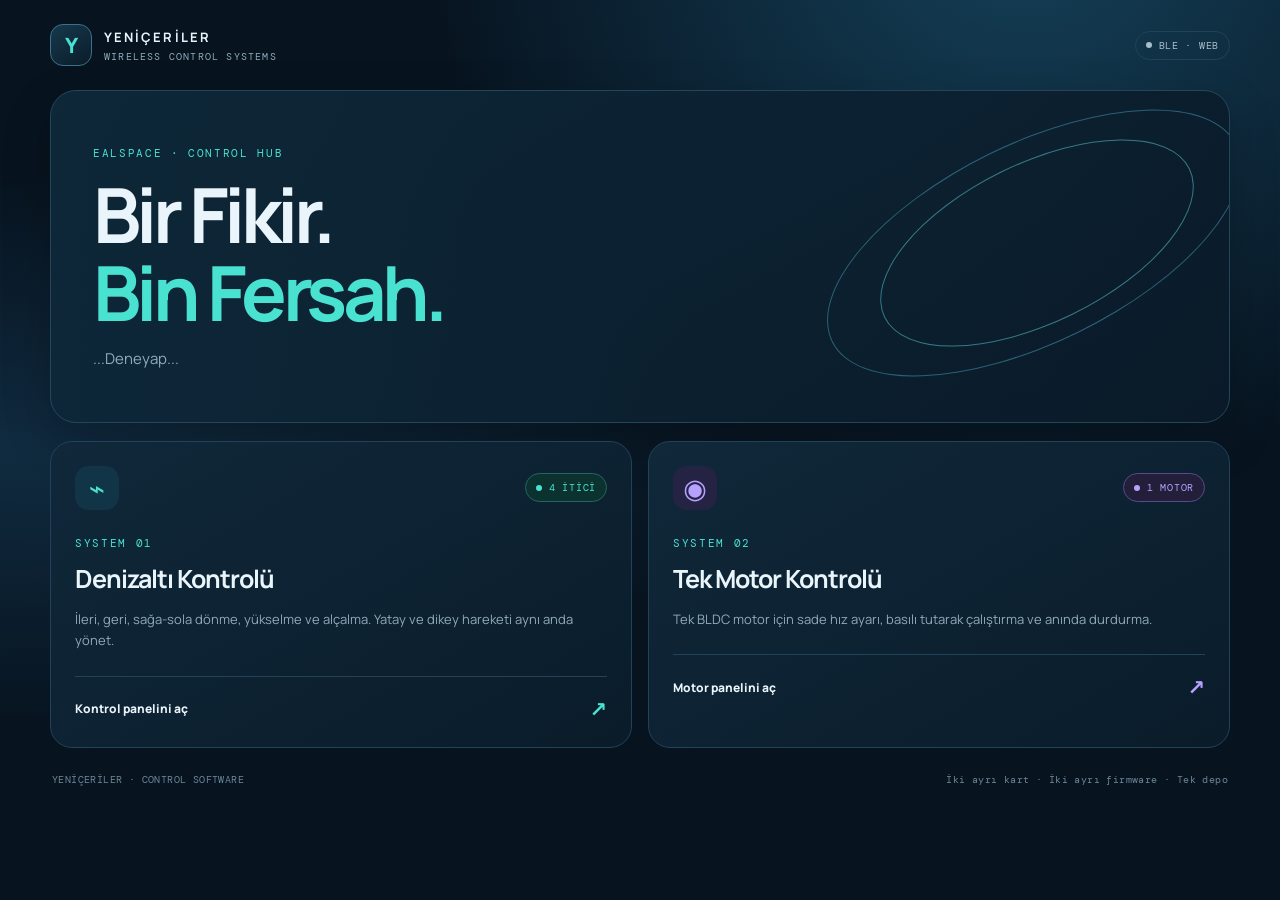
<file: index.html>
<!doctype html>
<html lang="tr">
<head>
  <meta charset="utf-8"><meta name="viewport" content="width=device-width,initial-scale=1">
  <meta name="theme-color" content="#07131f"><title>Yeniçeriler Kontrol Merkezi</title>
  <link rel="stylesheet" href="assets/style.css">
</head>
<body class="landing-body">
  <main class="landing shell">
    <div class="brand-line"><span class="brand-mark">Y</span><div><strong>YENİÇERİLER</strong><small>WIRELESS CONTROL SYSTEMS</small></div><span class="pill neutral">BLE · WEB</span></div>
    <section class="landing-hero">
      <p class="eyebrow">EALSPACE · CONTROL HUB</p>
      <h1>Bir Fikir.<br><span>Bin Fersah.</span></h1>
      <p class="muted hero-copy">...Deneyap...</p>
      <div class="hero-orbit orbit-one"></div><div class="hero-orbit orbit-two"></div>
    </section>
    <section class="system-grid">
      <a class="system-card sub-card" href="submarine/">
        <div class="card-top"><span class="icon-tile">⌁</span><span class="pill aqua">4 İTİCİ</span></div>
        <p class="eyebrow">SYSTEM 01</p><h2>Denizaltı Kontrolü</h2>
        <p class="muted">İleri, geri, sağa-sola dönme, yükselme ve alçalma. Yatay ve dikey hareketi aynı anda yönet.</p>
        <div class="card-footer"><span>Kontrol panelini aç</span><span class="arrow">↗</span></div>
      </a>
      <a class="system-card motor-card" href="single-motor/">
        <div class="card-top"><span class="icon-tile">◉</span><span class="pill violet">1 MOTOR</span></div>
        <p class="eyebrow">SYSTEM 02</p><h2>Tek Motor Kontrolü</h2>
        <p class="muted">Tek BLDC motor için sade hız ayarı, basılı tutarak çalıştırma ve anında durdurma.</p>
        <div class="card-footer"><span>Motor panelini aç</span><span class="arrow">↗</span></div>
      </a>
    </section>
    <footer class="landing-footer"><span>YENİÇERİLER · CONTROL SOFTWARE</span><span>İki ayrı kart · İki ayrı firmware · Tek depo</span></footer>
  </main>
</body>
</html>
</file>
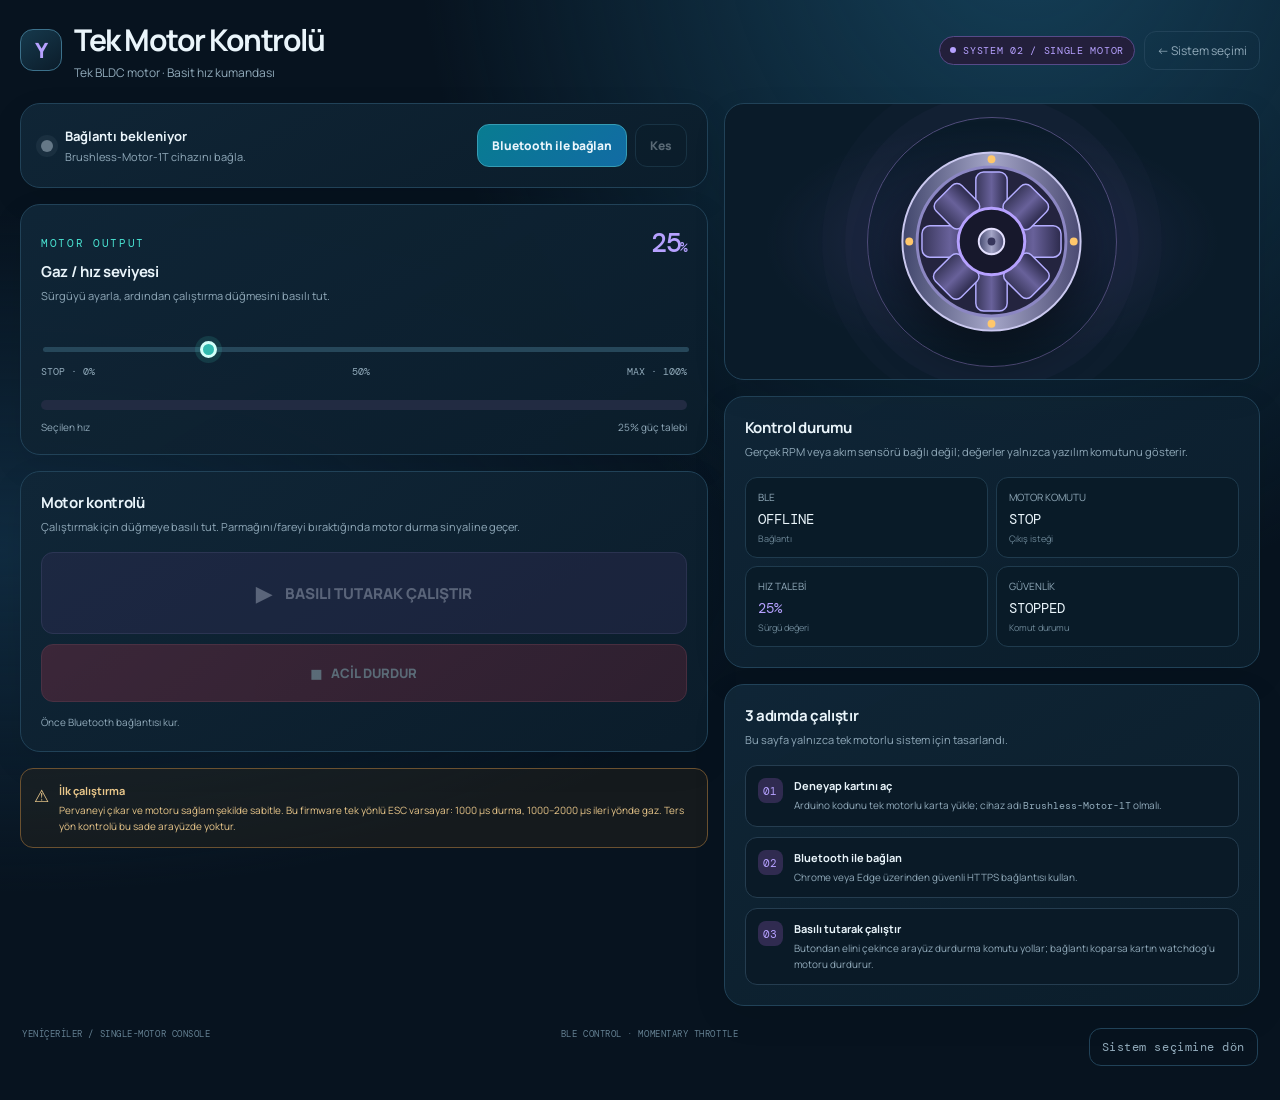
<file: single-motor/index.html>
<!doctype html>
<html lang="tr">
<head><meta charset="utf-8"><meta name="viewport" content="width=device-width,initial-scale=1"><meta name="theme-color" content="#07131f"><title>Yeniçeriler | Tek Motor Kontrolü</title><link rel="stylesheet" href="../assets/style.css"></head>
<body>
<div class="app-shell">
  <header class="app-header">
    <div class="header-title"><span class="brand-mark" style="color:var(--violet)">Y</span><div><h1>Tek Motor Kontrolü</h1><p>Tek BLDC motor · Basit hız kumandası</p></div></div>
    <div class="header-actions"><span class="pill violet">SYSTEM 02 / SINGLE MOTOR</span><a class="text-link" href="../">← Sistem seçimi</a></div>
  </header>
  <main class="motor-console">
    <div class="stack">
      <section class="panel status-panel">
        <div class="status-main"><span id="statusOrb" class="status-orb"></span><div class="status-copy"><strong id="statusTitle">Bağlantı bekleniyor</strong><span id="statusText">Brushless-Motor-1T cihazını bağla.</span></div></div>
        <div class="connect-actions"><button id="connectButton" class="btn btn-primary">Bluetooth ile bağlan</button><button id="disconnectButton" class="btn btn-ghost" disabled>Kes</button></div>
      </section>
      <section class="panel">
        <div class="control-section"><div><p class="eyebrow">MOTOR OUTPUT</p><h2>Gaz / hız seviyesi</h2><p class="panel-sub">Sürgüyü ayarla, ardından çalıştırma düğmesini basılı tut.</p></div><div id="speedValue" class="speed-number" style="color:var(--violet)">25<span style="font-size:13px">%</span></div></div>
        <div class="range-wrap"><input id="speedSlider" class="range" style="accent-color:var(--violet)" type="range" min="0" max="100" value="25" aria-label="Motor hızı"><div class="range-labels"><span>STOP · 0%</span><span>50%</span><span>MAX · 100%</span></div></div>
        <div class="throttle-track"><div id="throttleFill" class="throttle-fill"></div></div>
        <div style="display:flex;justify-content:space-between;gap:12px;color:var(--muted);font-size:10px"><span>Seçilen hız</span><span id="speedCaption">25% güç talebi</span></div>
      </section>
      <section class="panel">
        <h2>Motor kontrolü</h2><p class="panel-sub">Çalıştırmak için düğmeye basılı tut. Parmağını/fareyi bıraktığında motor durma sinyaline geçer.</p>
        <button id="runButton" class="btn btn-violet full motor-run" disabled><span class="glyph">▶</span><span id="runLabel">BASILI TUTARAK ÇALIŞTIR</span></button>
        <button id="stopButton" class="btn btn-danger full stop-large" style="margin-top:10px" disabled>■ &nbsp; ACİL DURDUR</button>
        <p id="runHint" class="small-note">Henüz bağlı değil. Önce Bluetooth bağlantısı kur.</p>
      </section>
      <div class="safety-note"><span class="safety-icon">⚠</span><div><strong>İlk çalıştırma</strong>Pervaneyi çıkar ve motoru sağlam şekilde sabitle. Bu firmware tek yönlü ESC varsayar: 1000 µs durma, 1000–2000 µs ileri yönde gaz. Ters yön kontrolü bu sade arayüzde yoktur.</div></div>
    </div>
    <aside class="stack">
      <section class="panel motor-art">
        <div class="motor-ring"></div>
        <svg viewBox="0 0 240 240" role="img" aria-label="BLDC motor şematik çizimi">
          <defs><linearGradient id="metal" x1="0" x2="1"><stop stop-color="#41466c"/><stop offset=".5" stop-color="#a5a6c8"/><stop offset="1" stop-color="#4a4a72"/></linearGradient><linearGradient id="body" x1="0" x2="1"><stop stop-color="#39375b"/><stop offset=".5" stop-color="#68619a"/><stop offset="1" stop-color="#2d2b4d"/></linearGradient></defs>
          <circle cx="120" cy="120" r="91" fill="url(#metal)" stroke="#cbc9f0" stroke-width="2"/><circle cx="120" cy="120" r="76" fill="#24243f" stroke="#8c87c3" stroke-width="3"/>
          <g fill="url(#body)" stroke="#b4adff" stroke-width="1.5"><rect x="104" y="49" width="32" height="57" rx="8"/><rect x="104" y="134" width="32" height="57" rx="8"/><rect x="49" y="104" width="57" height="32" rx="8"/><rect x="134" y="104" width="57" height="32" rx="8"/><rect x="66" y="66" width="37" height="37" rx="7" transform="rotate(-45 84 84)"/><rect x="137" y="137" width="37" height="37" rx="7" transform="rotate(-45 155 155)"/><rect x="137" y="66" width="37" height="37" rx="7" transform="rotate(45 155 84)"/><rect x="66" y="137" width="37" height="37" rx="7" transform="rotate(45 84 155)"/></g>
          <circle cx="120" cy="120" r="34" fill="#17182c" stroke="#b6a1ff" stroke-width="3"/><circle cx="120" cy="120" r="13" fill="url(#metal)" stroke="#e5e1ff" stroke-width="2"/><circle cx="120" cy="120" r="4" fill="#37365c"/>
          <g fill="#ffc76b"><circle cx="120" cy="36" r="4"/><circle cx="204" cy="120" r="4"/><circle cx="120" cy="204" r="4"/><circle cx="36" cy="120" r="4"/></g>
        </svg>
      </section>
      <section class="panel">
        <h2>Kontrol durumu</h2><p class="panel-sub">Gerçek RPM veya akım sensörü bağlı değil; değerler yalnızca yazılım komutunu gösterir.</p>
        <div class="telemetry-grid">
          <div class="telemetry-box"><label>BLE</label><strong id="bleMetric">OFFLINE</strong><small>Bağlantı</small></div>
          <div class="telemetry-box"><label>MOTOR KOMUTU</label><strong id="motorMetric">STOP</strong><small>Çıkış isteği</small></div>
          <div class="telemetry-box"><label>HIZ TALEBİ</label><strong id="powerMetric" style="color:var(--violet)">25%</strong><small>Sürgü değeri</small></div>
          <div class="telemetry-box"><label>GÜVENLİK</label><strong id="safeMetric">STOPPED</strong><small>Komut durumu</small></div>
        </div>
      </section>
      <section class="panel">
        <h2>3 adımda çalıştır</h2><p class="panel-sub">Bu sayfa yalnızca tek motorlu sistem için tasarlandı.</p>
        <div class="motor-instructions">
          <div class="instruction-row"><span class="step-num">01</span><div><strong>Deneyap kartını aç</strong><p>Arduino kodunu tek motorlu karta yükle; cihaz adı <span class="mono">Brushless-Motor-1T</span> olmalı.</p></div></div>
          <div class="instruction-row"><span class="step-num">02</span><div><strong>Bluetooth ile bağlan</strong><p>Chrome veya Edge üzerinden güvenli HTTPS bağlantısı kullan.</p></div></div>
          <div class="instruction-row"><span class="step-num">03</span><div><strong>Basılı tutarak çalıştır</strong><p>Butondan elini çekince arayüz durdurma komutu yollar; bağlantı koparsa kartın watchdog'u motoru durdurur.</p></div></div>
        </div>
      </section>
    </aside>
  </main>
  <footer class="app-footer"><span>YENİÇERİLER / SINGLE-MOTOR CONSOLE</span><span>BLE CONTROL · MOMENTARY THROTTLE</span><a href="../" class="text-link">Sistem seçimine dön</a></footer>
</div>
<script>
'use strict';
const DEVICE_NAME='Brushless-Motor-1T';
const SERVICE_UUID='12345678-1234-1234-1234-1234567890ab';
const CHARACTERISTIC_UUID='12345678-1234-1234-1234-1234567890ac';
const el=id=>document.getElementById(id);
let device=null,characteristic=null,connected=false,heartbeat=null,running=false,writeQueue=Promise.resolve();
const slider=el('speedSlider');
function status(title,text,ok=connected){el('statusTitle').textContent=title;el('statusText').textContent=text;el('statusOrb').classList.toggle('connected',ok);el('bleMetric').textContent=ok?'CONNECTED':'OFFLINE';el('safeMetric').textContent=ok?'LINK OK':'STOPPED';}
function updateUI(){el('connectButton').disabled=connected;el('disconnectButton').disabled=!connected;el('runButton').disabled=!connected;el('stopButton').disabled=!connected;}
function sendRaw(message){if(!connected||!characteristic)return Promise.resolve();const data=new TextEncoder().encode(message);writeQueue=writeQueue.then(async()=>{if(!connected||!characteristic)return;if(characteristic.properties.writeWithoutResponse)await characteristic.writeValueWithoutResponse(data);else await characteristic.writeValue(data);}).catch(e=>status('Komut gönderilemedi',e.message,false));return writeQueue;}
function drawState(){const p=running?Number(slider.value):0;el('throttleFill').style.width=p+'%';el('motorMetric').textContent=running&&p>0?'RUNNING':'STOP';el('powerMetric').textContent=slider.value+'%';el('speedCaption').textContent=slider.value+'% güç talebi';el('safeMetric').textContent=running&&p>0?'ACTIVE':connected?'READY':'STOPPED';el('runButton').classList.toggle('running',running);el('runLabel').textContent=running?'MOTOR ÇALIŞIYOR — BIRAKINCA DURUR':'BASILI TUTARAK ÇALIŞTIR';el('runHint').textContent=!connected?'Önce Bluetooth bağlantısı kur.':running?'Motor komutu aktif. Elini düğmeden çekerek durdur.':'Bağlı ve beklemede. Motor yalnızca düğmeye basılıyken çalışır.';}
function sendRun(){if(!connected)return;const power=running?Number(slider.value):0;drawState();if(power<=0)sendRaw('S');else sendRaw(`M,${power},0,0`);}
function stopMotor(){running=false;drawState();if(connected)sendRaw('S');}
function disconnected(){clearInterval(heartbeat);heartbeat=null;connected=false;characteristic=null;running=false;updateUI();drawState();status('Bağlantı kesildi','Motor durma sinyaline dönmeli.',false);}
async function connectBLE(){if(!navigator.bluetooth){status('Web Bluetooth desteklenmiyor','HTTPS üzerinden Chrome veya Edge kullan.',false);return;}try{status('Cihaz seçiliyor…','Listeden Brushless-Motor-1T cihazını seç.',false);device=await navigator.bluetooth.requestDevice({filters:[{name:DEVICE_NAME}],optionalServices:[SERVICE_UUID]});device.addEventListener('gattserverdisconnected',disconnected);const server=await device.gatt.connect();const service=await server.getPrimaryService(SERVICE_UUID);characteristic=await service.getCharacteristic(CHARACTERISTIC_UUID);connected=true;running=false;updateUI();status('Motora bağlandı','Çalıştırmak için düğmeyi basılı tut.',true);await sendRaw('S');clearInterval(heartbeat);heartbeat=setInterval(()=>sendRaw('H'),300);drawState();}catch(e){disconnected();status('Bağlantı kurulamadı',e.message,false);}}
async function disconnectBLE(){stopMotor();clearInterval(heartbeat);heartbeat=null;if(device?.gatt?.connected)device.gatt.disconnect();disconnected();status('Bağlantı kapatıldı','Cihaz seçimi bekleniyor.',false);}
el('connectButton').addEventListener('click',connectBLE);el('disconnectButton').addEventListener('click',disconnectBLE);el('stopButton').addEventListener('click',stopMotor);
slider.addEventListener('input',()=>{el('speedValue').innerHTML=slider.value+'<span style="font-size:13px">%</span>';drawState();if(running)sendRun();});
const runButton=el('runButton');runButton.addEventListener('pointerdown',e=>{e.preventDefault();if(!connected)return;runButton.setPointerCapture?.(e.pointerId);running=true;drawState();sendRun();});const release=e=>{e?.preventDefault();if(running)stopMotor();};runButton.addEventListener('pointerup',release);runButton.addEventListener('pointercancel',release);runButton.addEventListener('lostpointercapture',release);runButton.addEventListener('contextmenu',e=>e.preventDefault());
window.addEventListener('blur',stopMotor);document.addEventListener('visibilitychange',()=>{if(document.hidden)stopMotor();});window.addEventListener('pagehide',()=>{if(connected)sendRaw('S');clearInterval(heartbeat);});
updateUI();drawState();
</script>
</body></html>
</file>
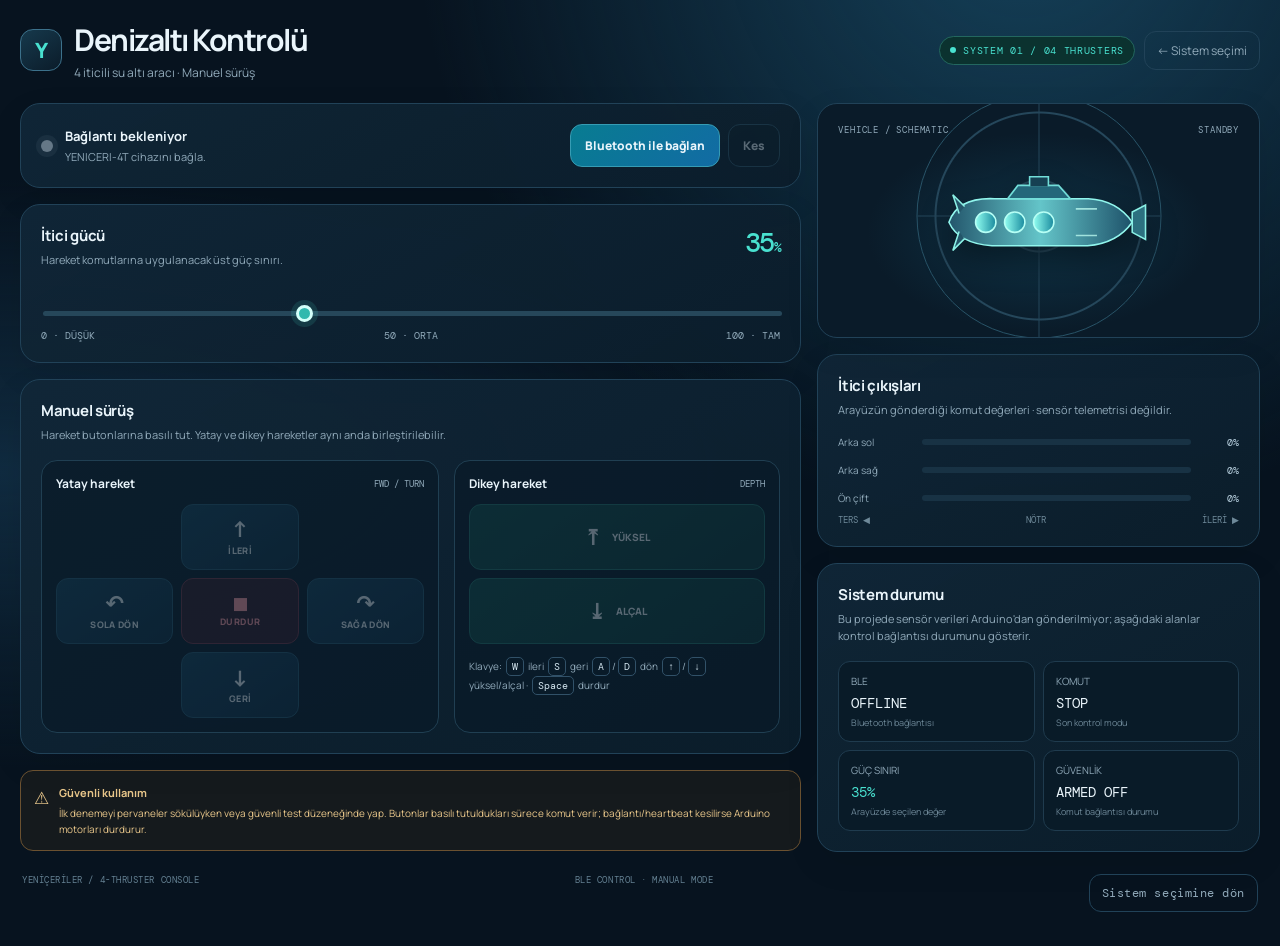
<file: submarine/index.html>
<!doctype html>
<html lang="tr">
<head><meta charset="utf-8"><meta name="viewport" content="width=device-width,initial-scale=1"><meta name="theme-color" content="#07131f"><title>Yeniçeriler | Denizaltı Kontrolü</title><link rel="stylesheet" href="../assets/style.css"></head>
<body>
<div class="app-shell">
  <header class="app-header">
    <div class="header-title"><span class="brand-mark">Y</span><div><h1>Denizaltı Kontrolü</h1><p>4 iticili su altı aracı · Manuel sürüş</p></div></div>
    <div class="header-actions"><span class="pill aqua">SYSTEM 01 / 04 THRUSTERS</span><a class="text-link" href="../">← Sistem seçimi</a></div>
  </header>
  <main class="dashboard-grid">
    <div class="stack">
      <section class="panel status-panel">
        <div class="status-main"><span id="statusOrb" class="status-orb"></span><div class="status-copy"><strong id="statusTitle">Bağlantı bekleniyor</strong><span id="statusText">YENICERI-4T cihazını bağla.</span></div></div>
        <div class="connect-actions"><button id="connectButton" class="btn btn-primary">Bluetooth ile bağlan</button><button id="disconnectButton" class="btn btn-ghost" disabled>Kes</button></div>
      </section>
      <section class="panel">
        <div class="control-section"><div><h2>İtici gücü</h2><p class="panel-sub">Hareket komutlarına uygulanacak üst güç sınırı.</p></div><div id="speedValue" class="speed-number">35<span style="font-size:13px">%</span></div></div>
        <div class="range-wrap"><input id="speedSlider" class="range" type="range" min="0" max="100" value="35" aria-label="Maksimum itici gücü"><div class="range-labels"><span>0 · DÜŞÜK</span><span>50 · ORTA</span><span>100 · TAM</span></div></div>
      </section>
      <section class="panel">
        <h2>Manuel sürüş</h2><p class="panel-sub">Hareket butonlarına basılı tut. Yatay ve dikey hareketler aynı anda birleştirilebilir.</p>
        <div class="sub-controls">
          <div class="control-group">
            <div class="control-group-header"><strong>Yatay hareket</strong><span class="tiny-label">FWD / TURN</span></div>
            <div class="dpad" id="horizontalPad">
              <div class="empty-cell"></div>
              <button class="btn hold-btn" data-action="forward" aria-label="İleri"><span class="glyph">↑</span><small>İLERİ</small></button>
              <div class="empty-cell"></div>
              <button class="btn hold-btn" data-action="left" aria-label="Sola dön"><span class="glyph">↶</span><small>SOLA DÖN</small></button>
              <button id="stopButton" class="btn stop-center"><span class="glyph">■</span><small>DURDUR</small></button>
              <button class="btn hold-btn" data-action="right" aria-label="Sağa dön"><span class="glyph">↷</span><small>SAĞA DÖN</small></button>
              <div class="empty-cell"></div>
              <button class="btn hold-btn" data-action="backward" aria-label="Geri"><span class="glyph">↓</span><small>GERİ</small></button>
              <div class="empty-cell"></div>
            </div>
          </div>
          <div class="control-group">
            <div class="control-group-header"><strong>Dikey hareket</strong><span class="tiny-label">DEPTH</span></div>
            <div class="vertical-pad">
              <button class="btn hold-btn" data-action="up" aria-label="Yüksel"><span class="glyph">⤒</span><small>YÜKSEL</small></button>
              <button class="btn hold-btn" data-action="down" aria-label="Alçal"><span class="glyph">⤓</span><small>ALÇAL</small></button>
            </div>
            <p class="keyboard-note">Klavye: <span class="key">W</span> ileri <span class="key">S</span> geri <span class="key">A</span>/<span class="key">D</span> dön <span class="key">↑</span>/<span class="key">↓</span> yüksel/alçal · <span class="key">Space</span> durdur</p>
          </div>
        </div>
      </section>
      <div class="safety-note"><span class="safety-icon">⚠</span><div><strong>Güvenli kullanım</strong>İlk denemeyi pervaneler sökülüyken veya güvenli test düzeneğinde yap. Butonlar basılı tutuldukları sürece komut verir; bağlantı/heartbeat kesilirse Arduino motorları durdurur.</div></div>
    </div>
    <aside class="stack right-stack">
      <section class="panel hull-card">
        <div class="hull-caption"><span>VEHICLE / SCHEMATIC</span><span id="modeLabel">STANDBY</span></div>
        <div class="sonar"></div>
        <svg class="sub-illustration" viewBox="0 0 300 130" role="img" aria-label="Denizaltı şematik çizimi">
          <defs><linearGradient id="hull" x1="0" x2="1"><stop stop-color="#23566c"/><stop offset=".5" stop-color="#64c5c9"/><stop offset="1" stop-color="#1e526a"/></linearGradient><linearGradient id="glass" x1="0" x2="1"><stop stop-color="#92fff1"/><stop offset="1" stop-color="#198a9e"/></linearGradient></defs>
          <path d="M35 64 Q46 32 93 34 L213 34 Q250 36 269 64 Q250 91 212 94 L90 94 Q47 91 35 64Z" fill="url(#hull)" stroke="#91f6ed" stroke-width="2"/>
          <path d="M110 34 L123 17 L175 17 L190 34Z" fill="#24677a" stroke="#72ded9" stroke-width="2"/>
          <path d="M138 18 L138 6 L162 6 L162 18" fill="#164052" stroke="#72ded9" stroke-width="2"/>
          <circle cx="82" cy="64" r="13" fill="url(#glass)" stroke="#b6fff5" stroke-width="2"/><circle cx="119" cy="64" r="13" fill="url(#glass)" stroke="#b6fff5" stroke-width="2"/><circle cx="156" cy="64" r="13" fill="url(#glass)" stroke="#b6fff5" stroke-width="2"/>
          <path d="M269 51 L286 42 L286 86 L269 77Z" fill="#2c7180" stroke="#8af0e5" stroke-width="2"/><path d="M55 44 L40 29 L48 53 M55 85 L40 100 L48 76" fill="#24566a" stroke="#8af0e5" stroke-width="2"/>
          <path d="M197 47 L224 47 M197 81 L224 81" stroke="#c0fff4" stroke-width="2" opacity=".75"/>
        </svg>
      </section>
      <section class="panel">
        <h2>İtici çıkışları</h2><p class="panel-sub">Arayüzün gönderdiği komut değerleri · sensör telemetrisi değildir.</p>
        <div class="output-list">
          <div class="output-row"><span class="output-name">Arka sol</span><div class="output-track"><div id="barLeft" class="output-bar"></div></div><span id="valLeft" class="output-value">0%</span></div>
          <div class="output-row"><span class="output-name">Arka sağ</span><div class="output-track"><div id="barRight" class="output-bar"></div></div><span id="valRight" class="output-value">0%</span></div>
          <div class="output-row"><span class="output-name">Ön çift</span><div class="output-track"><div id="barVertical" class="output-bar"></div></div><span id="valVertical" class="output-value">0%</span></div>
          <div class="output-midline"><span>TERS ◀</span><span>NÖTR</span><span>İLERİ ▶</span></div>
        </div>
      </section>
      <section class="panel">
        <h2>Sistem durumu</h2><p class="panel-sub">Bu projede sensör verileri Arduino'dan gönderilmiyor; aşağıdaki alanlar kontrol bağlantısı durumunu gösterir.</p>
        <div class="telemetry-grid">
          <div class="telemetry-box"><label>BLE</label><strong id="bleMetric">OFFLINE</strong><small>Bluetooth bağlantısı</small></div>
          <div class="telemetry-box"><label>KOMUT</label><strong id="commandMetric">STOP</strong><small>Son kontrol modu</small></div>
          <div class="telemetry-box"><label>GÜÇ SINIRI</label><strong id="powerMetric" class="aqua-text">35%</strong><small>Arayüzde seçilen değer</small></div>
          <div class="telemetry-box"><label>GÜVENLİK</label><strong id="safeMetric">ARMED OFF</strong><small>Komut bağlantısı durumu</small></div>
        </div>
      </section>
    </aside>
  </main>
  <footer class="app-footer"><span>YENİÇERİLER / 4-THRUSTER CONSOLE</span><span>BLE CONTROL · MANUAL MODE</span><a href="../" class="text-link">Sistem seçimine dön</a></footer>
</div>
<script>
'use strict';
const DEVICE_NAME = 'Yeniceri-4T';
const SERVICE_UUID = '12345678-1234-1234-1234-1234567890ab';
const CHARACTERISTIC_UUID = '12345678-1234-1234-1234-1234567890ac';
const el = id => document.getElementById(id);
let device = null, characteristic = null, connected = false, heartbeat = null;
let writeQueue = Promise.resolve();
const held = new Set();
const opposites = {forward:'backward',backward:'forward',left:'right',right:'left',up:'down',down:'up'};
const speedSlider = el('speedSlider');
const movementKeys = {w:'forward',s:'backward',a:'left',d:'right',ArrowUp:'up',ArrowDown:'down'};
function status(title, text, ok=connected){el('statusTitle').textContent=title;el('statusText').textContent=text;el('statusOrb').classList.toggle('connected',ok);el('bleMetric').textContent=ok?'CONNECTED':'OFFLINE';el('safeMetric').textContent=ok?'LINK OK':'STOPPED';}
function updateControls(){el('connectButton').disabled=connected;el('disconnectButton').disabled=!connected;document.querySelectorAll('.hold-btn').forEach(b=>b.disabled=!connected);el('stopButton').disabled=!connected;}
function sendRaw(message){if(!connected||!characteristic)return Promise.resolve();const data=new TextEncoder().encode(message);writeQueue=writeQueue.then(async()=>{if(!connected||!characteristic)return;if(characteristic.properties.writeWithoutResponse)await characteristic.writeValueWithoutResponse(data);else await characteristic.writeValue(data);}).catch(e=>status('Komut gönderilemedi',e.message,false));return writeQueue;}
function getMix(){const speed=Number(speedSlider.value);const forward=(held.has('forward')?1:0)-(held.has('backward')?1:0);const turn=(held.has('right')?1:0)-(held.has('left')?1:0);let left=forward+turn;let right=forward-turn;const norm=Math.max(1,Math.abs(left),Math.abs(right));left=Math.round(left/norm*speed);right=Math.round(right/norm*speed);const vertical=((held.has('up')?1:0)-(held.has('down')?1:0))*speed;return {left,right,vertical};}
function renderMix(v){[['Left',v.left],['Right',v.right],['Vertical',v.vertical]].forEach(([key,value])=>{el('val'+key).textContent=(value>0?'+':'')+value+'%';el('bar'+key).style.width=Math.abs(value)+'%';el('bar'+key).style.opacity=value===0?'.35':'1';});const active=held.size>0;el('commandMetric').textContent=!active?'STOP':(held.has('up')||held.has('down'))&& (held.has('forward')||held.has('backward')||held.has('left')||held.has('right'))?'COMBINED':held.has('up')?'ASCEND':held.has('down')?'DESCEND':held.has('left')?'TURN LEFT':held.has('right')?'TURN RIGHT':held.has('backward')?'REVERSE':'FORWARD';el('modeLabel').textContent=active?'ACTIVE':'STANDBY';el('powerMetric').textContent=speedSlider.value+'%';document.querySelectorAll('[data-action]').forEach(b=>b.classList.toggle('axis-active',held.has(b.dataset.action)));}
function sendCurrent(){const v=getMix();renderMix(v);if(!connected)return;if(!held.size){sendRaw('S');return;}sendRaw(`M,${v.left},${v.right},${v.vertical}`);}
function press(action){if(!connected)return;const other=opposites[action];if(other)held.delete(other);held.add(action);sendCurrent();}
function release(action){if(!held.has(action))return;held.delete(action);sendCurrent();}
function stopAll(){held.clear();renderMix({left:0,right:0,vertical:0});document.querySelectorAll('[data-action]').forEach(b=>b.classList.remove('axis-active'));if(connected)sendRaw('S');}
function disconnected(){clearInterval(heartbeat);heartbeat=null;connected=false;characteristic=null;held.clear();updateControls();renderMix({left:0,right:0,vertical:0});status('Bağlantı kesildi','Kart motorları durdurma komutuna dönmeli.',false);}
async function connectBLE(){if(!navigator.bluetooth){status('Web Bluetooth desteklenmiyor','HTTPS üzerinden Chrome veya Edge kullan.',false);return;}try{status('Cihaz seçiliyor…','Listeden Yeniceri-4T cihazını seç.',false);device=await navigator.bluetooth.requestDevice({filters:[{name:DEVICE_NAME}],optionalServices:[SERVICE_UUID]});device.addEventListener('gattserverdisconnected',disconnected);const server=await device.gatt.connect();const service=await server.getPrimaryService(SERVICE_UUID);characteristic=await service.getCharacteristic(CHARACTERISTIC_UUID);connected=true;updateControls();status('Denizaltıya bağlandı','Komut bağlantısı aktif.',true);await sendRaw('S');clearInterval(heartbeat);heartbeat=setInterval(()=>sendRaw('H'),300);}catch(e){disconnected();status('Bağlantı kurulamadı',e.message,false);}}
async function disconnectBLE(){stopAll();clearInterval(heartbeat);heartbeat=null;if(device?.gatt?.connected)device.gatt.disconnect();disconnected();status('Bağlantı kapatıldı','Cihaz seçimi bekleniyor.',false);}
el('connectButton').addEventListener('click',connectBLE);el('disconnectButton').addEventListener('click',disconnectBLE);el('stopButton').addEventListener('click',stopAll);
speedSlider.addEventListener('input',()=>{el('speedValue').innerHTML=speedSlider.value+'<span style="font-size:13px">%</span>';renderMix(getMix());if(held.size)sendCurrent();});
document.querySelectorAll('[data-action]').forEach(button=>{const action=button.dataset.action;button.addEventListener('pointerdown',event=>{event.preventDefault();button.setPointerCapture?.(event.pointerId);press(action);});const up=event=>{event?.preventDefault();release(action);};button.addEventListener('pointerup',up);button.addEventListener('pointercancel',up);button.addEventListener('lostpointercapture',up);button.addEventListener('contextmenu',e=>e.preventDefault());});
document.addEventListener('keydown',e=>{if(e.repeat||e.target.matches('input,textarea,select'))return;if(e.code==='Space'){e.preventDefault();stopAll();return;}const action=movementKeys[e.key]||movementKeys[e.key.toLowerCase()];if(action){e.preventDefault();press(action);}});
document.addEventListener('keyup',e=>{const action=movementKeys[e.key]||movementKeys[e.key.toLowerCase()];if(action)release(action);});window.addEventListener('blur',stopAll);document.addEventListener('visibilitychange',()=>{if(document.hidden)stopAll();});window.addEventListener('pagehide',()=>{if(connected)sendRaw('S');clearInterval(heartbeat);});
updateControls();renderMix({left:0,right:0,vertical:0});
</script>
</body></html>
</file>
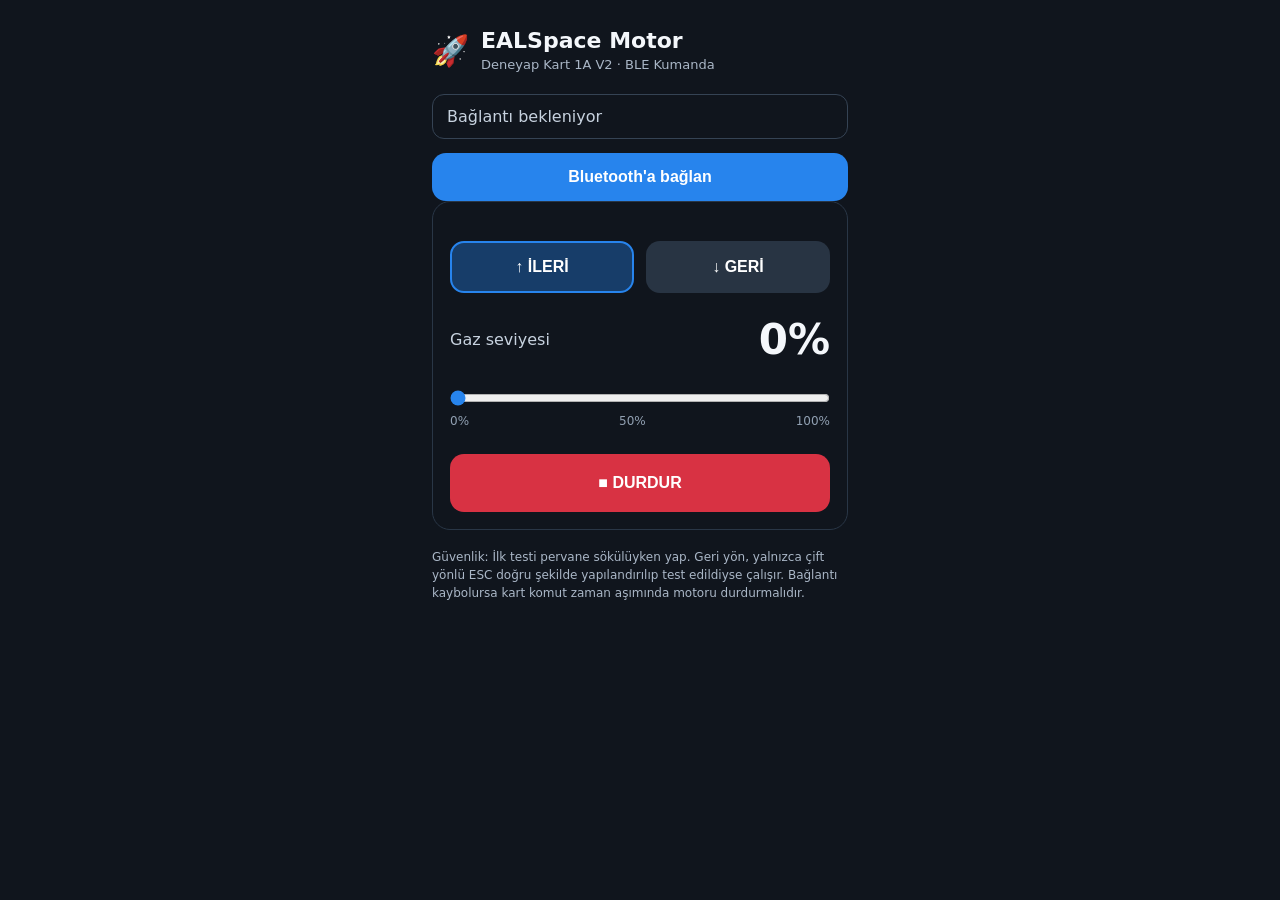
<file: ealspace_motor_kumandasi.html>
<!DOCTYPE html>
<html lang="tr">
<head>
<meta charset="UTF-8">
<meta name="viewport" content="width=device-width, initial-scale=1, maximum-scale=1">
<title>EALSpace Motor Kumandası</title>
<style>
  :root { color-scheme: dark; }
  * { box-sizing: border-box; }
  body {
    margin: 0 auto; padding: 22px; max-width: 460px;
    font-family: system-ui, -apple-system, sans-serif;
    background: #10151d; color: #f4f7fb;
  }
  header { display:flex; align-items:center; gap:12px; margin: 6px 0 22px; }
  .logo { font-size:30px; }
  h1 { font-size:22px; margin:0; }
  .sub { color:#aab7c7; font-size:13px; margin-top:4px; }
  .status {
    padding:12px 14px; border:1px solid #354354; border-radius:12px;
    color:#c7d2df; margin-bottom:14px; overflow-wrap:anywhere;
  }
  button { border:0; border-radius:14px; padding:15px 12px; font-size:16px;
           font-weight:700; cursor:pointer; touch-action:manipulation; }
  button:disabled { opacity:.45; cursor:not-allowed; }
  .connect { width:100%; background:#2784ed; color:white; }
  .directions { display:grid; grid-template-columns:1fr 1fr; gap:12px; margin:22px 0; }
  .dir { background:#283443; color:white; border:2px solid transparent; }
  .dir.selected { background:#173d69; border-color:#2784ed; }
  .labelrow { display:flex; justify-content:space-between; align-items:center; }
  .labelrow span:first-child { color:#c7d2df; }
  .speed { font-size:42px; font-weight:800; font-variant-numeric:tabular-nums; }
  input[type=range] { width:100%; margin:26px 0 8px; accent-color:#2784ed; }
  .marks { display:flex; justify-content:space-between; color:#91a0b2; font-size:12px; }
  .stop { width:100%; margin-top:26px; background:#d83243; color:white; min-height:58px; }
  .note { color:#aab7c7; font-size:12px; line-height:1.5; margin-top:18px; }
  .panel { border:1px solid #293646; border-radius:18px; padding:17px; }
</style>
</head>
<body>
<header>
  <div class="logo">🚀</div>
  <div>
    <h1>EALSpace Motor</h1>
    <div class="sub">Deneyap Kart 1A V2 · BLE Kumanda</div>
  </div>
</header>

<div id="status" class="status" role="status">Bağlantı bekleniyor</div>
<button id="connect" class="connect">Bluetooth'a bağlan</button>

<div class="panel">
  <div class="directions">
    <button id="forward" class="dir selected">↑ İLERİ</button>
    <button id="reverse" class="dir">↓ GERİ</button>
  </div>

  <div class="labelrow">
    <span>Gaz seviyesi</span>
    <span id="speedLabel" class="speed">0%</span>
  </div>
  <input id="speed" type="range" min="0" max="100" step="1" value="0"
         aria-label="Motor gaz seviyesi">
  <div class="marks"><span>0%</span><span>50%</span><span>100%</span></div>
  <button id="stop" class="stop">■ DURDUR</button>
</div>

<div class="note">
  Güvenlik: İlk testi pervane sökülüyken yap. Geri yön, yalnızca çift yönlü ESC
  doğru şekilde yapılandırılıp test edildiyse çalışır. Bağlantı kaybolursa kart
  komut zaman aşımında motoru durdurmalıdır.
</div>

<script>
(() => {
  const SERVICE_UUID = "12345678-1234-1234-1234-1234567890ab";
  const CHARACTERISTIC_UUID = "12345678-1234-1234-1234-1234567890ac";

  const statusEl = document.getElementById("status");
  const connectBtn = document.getElementById("connect");
  const slider = document.getElementById("speed");
  const speedLabel = document.getElementById("speedLabel");
  const forwardBtn = document.getElementById("forward");
  const reverseBtn = document.getElementById("reverse");
  const stopBtn = document.getElementById("stop");

  let device = null;
  let characteristic = null;
  let direction = "F";
  let speed = 0;
  let sending = false;
  let pendingCommand = null;
  let heartbeatTimer = null;

  function status(message) { statusEl.textContent = message; }

  // Coalesce slider events so rapid movement cannot build an unlimited write queue.
  function send(command) {
    if (!characteristic) return;
    pendingCommand = command;
    if (!sending) flushCommand();
  }

  async function flushCommand() {
    if (sending || !characteristic || pendingCommand === null) return;
    sending = true;
    try {
      while (characteristic && pendingCommand !== null) {
        const command = pendingCommand;
        pendingCommand = null;
        await characteristic.writeValue(new TextEncoder().encode(command));
      }
    } catch (error) {
      status("Komut gönderilemedi: " + error.message);
    } finally {
      sending = false;
      if (characteristic && pendingCommand !== null) flushCommand();
    }
  }

  function setSpeed(value) {
    speed = Number(value);
    slider.value = String(speed);
    speedLabel.textContent = speed + "%";
    if (speed === 0) send("S");
    else send(direction + "," + speed);
  }

  function chooseDirection(nextDirection) {
    // Always command stop before changing direction.
    setSpeed(0);
    direction = nextDirection;
    forwardBtn.classList.toggle("selected", direction === "F");
    reverseBtn.classList.toggle("selected", direction === "R");
  }

  forwardBtn.addEventListener("click", () => chooseDirection("F"));
  reverseBtn.addEventListener("click", () => chooseDirection("R"));
  slider.addEventListener("input", () => setSpeed(slider.value));
  stopBtn.addEventListener("click", () => setSpeed(0));

  function disconnected() {
    characteristic = null;
    if (heartbeatTimer) clearInterval(heartbeatTimer);
    heartbeatTimer = null;
    speed = 0;
    slider.value = "0";
    speedLabel.textContent = "0%";
    connectBtn.disabled = false;
    status("Bağlantı kesildi — kartın zaman aşımı motoru durdurmalı.");
  }

  connectBtn.addEventListener("click", async () => {
    if (!("bluetooth" in navigator)) {
      status("Web Bluetooth desteklenmiyor. Android Chrome üzerinden HTTPS sayfasını aç.");
      return;
    }
    try {
      connectBtn.disabled = true;
      status("Bluetooth cihazı seçiliyor…");
      device = await navigator.bluetooth.requestDevice({
        filters: [{ name: "EALSpace-Motor" }],
        optionalServices: [SERVICE_UUID]
      });
      device.addEventListener("gattserverdisconnected", disconnected);

      status("Cihaza bağlanılıyor…");
      const gatt = await device.gatt.connect();
      const service = await gatt.getPrimaryService(SERVICE_UUID);
      characteristic = await service.getCharacteristic(CHARACTERISTIC_UUID);

      setSpeed(0);
      status("Bağlandı: " + device.name);
      connectBtn.disabled = false;

      if (heartbeatTimer) clearInterval(heartbeatTimer);
      heartbeatTimer = setInterval(() => {
        if (characteristic) send("H");
      }, 500);
    } catch (error) {
      characteristic = null;
      connectBtn.disabled = false;
      status("Bağlantı kurulamadı: " + error.message);
    }
  });

  document.addEventListener("visibilitychange", () => {
    if (document.hidden && characteristic) {
      // Ask the motor to stop if the page is backgrounded.
      setSpeed(0);
    }
  });

  window.addEventListener("pagehide", () => {
    if (characteristic) {
      try { characteristic.writeValue(new TextEncoder().encode("S")); } catch (_) {}
    }
  });
})();
</script>
</body>
</html>
</file>
<file: assets/style.css>
@import url('https://fonts.googleapis.com/css2?family=DM+Mono:wght@400;500&family=Manrope:wght@400;500;600;700;800&display=swap');
:root{--bg:#07131f;--panel:#0d2030;--panel2:#10283a;--line:#214258;--text:#eaf5fb;--muted:#91aaba;--aqua:#49e1d0;--blue:#45b8ff;--violet:#b6a1ff;--red:#ff6577;--amber:#ffc76b;--green:#82efbb;--radius:20px;--shadow:0 18px 50px #0003}
*{box-sizing:border-box}html{min-height:100%;background:var(--bg)}body{margin:0;min-height:100vh;color:var(--text);font-family:Manrope,system-ui,-apple-system,sans-serif;background:radial-gradient(ellipse at 80% -10%,#15415a 0,transparent 42%),radial-gradient(ellipse at 0% 50%,#102b40 0,transparent 44%),var(--bg)}button,input{font:inherit}button{touch-action:none;user-select:none;-webkit-user-select:none}a{color:inherit;text-decoration:none}.shell{width:min(1180px,calc(100% - 32px));margin:0 auto}.brand-line{display:flex;align-items:center;gap:12px;padding:24px 0}.brand-mark{width:42px;height:42px;border:1px solid #3c718b;border-radius:13px;display:grid;place-items:center;font-size:21px;font-weight:800;color:var(--aqua);background:linear-gradient(145deg,#16394c,#0b1c2a)}.brand-line strong{display:block;font-size:13px;letter-spacing:.16em}.brand-line small{display:block;color:var(--muted);font:10px 'DM Mono',monospace;letter-spacing:.12em;margin-top:4px}.brand-line>.pill{margin-left:auto}.eyebrow{font:11px 'DM Mono',monospace;letter-spacing:.15em;color:var(--aqua);text-transform:uppercase}.muted{color:var(--muted);line-height:1.65}.pill{display:inline-flex;align-items:center;gap:7px;border:1px solid var(--line);padding:7px 10px;border-radius:999px;font:10px 'DM Mono',monospace;letter-spacing:.07em;white-space:nowrap}.pill:before{content:'';width:6px;height:6px;border-radius:50%;background:currentColor}.pill.neutral{color:#a9bdca}.pill.aqua{color:var(--aqua);border-color:#23675f;background:#0b322f}.pill.violet{color:var(--violet);border-color:#574a89;background:#231f3b}.pill.ok{color:var(--green);border-color:#2c6b55;background:#0b2b24}.pill.bad{color:#ff9aa5;border-color:#793847;background:#351923}.landing{padding-bottom:28px}.landing-hero{position:relative;overflow:hidden;padding:44px 42px 50px;border:1px solid #24465a;border-radius:26px;background:linear-gradient(120deg,#0e293aee,#0a1a29e8);box-shadow:var(--shadow)}.landing-hero h1{position:relative;z-index:1;font-size:clamp(40px,6.5vw,76px);line-height:1.02;letter-spacing:-.06em;margin:16px 0;max-width:720px}.landing-hero h1 span{color:var(--aqua)}.hero-copy{position:relative;z-index:1;max-width:580px;margin:0;font-size:15px}.hero-orbit{position:absolute;border:1px solid #2b6278;border-radius:50%;transform:rotate(-26deg)}.orbit-one{width:450px;height:200px;right:-30px;top:52px}.orbit-two{width:340px;height:160px;right:22px;top:72px;border-color:#377a87}.system-grid{display:grid;grid-template-columns:repeat(2,minmax(0,1fr));gap:16px;margin-top:18px}.system-card{display:block;position:relative;overflow:hidden;border:1px solid var(--line);border-radius:22px;padding:24px;background:linear-gradient(150deg,#10283a,#0a1c2a);transition:transform .18s,border-color .18s}.system-card:hover{transform:translateY(-3px);border-color:#4a859c}.card-top{display:flex;align-items:center;justify-content:space-between;margin-bottom:26px}.icon-tile{display:grid;place-items:center;width:44px;height:44px;border-radius:14px;background:#123447;color:var(--aqua);font-size:27px}.motor-card .icon-tile{background:#252343;color:var(--violet)}.system-card h2{font-size:25px;letter-spacing:-.04em;margin:8px 0}.system-card p:not(.eyebrow){font-size:13px;max-width:500px}.card-footer{display:flex;align-items:center;justify-content:space-between;margin-top:24px;padding-top:18px;border-top:1px solid var(--line);font-size:12px;font-weight:800}.arrow{font-size:21px;color:var(--aqua)}.motor-card .arrow{color:var(--violet)}.landing-footer{display:flex;justify-content:space-between;gap:15px;flex-wrap:wrap;padding:25px 2px;color:#6c8798;font:10px 'DM Mono',monospace;letter-spacing:.04em}
.app-shell{width:min(1240px,calc(100% - 30px));margin:auto;padding-bottom:34px}.app-header{display:flex;gap:20px;align-items:center;justify-content:space-between;padding:19px 0 22px}.header-title{display:flex;align-items:center;gap:12px}.header-title h1{font-size:clamp(21px,3vw,30px);margin:0;letter-spacing:-.05em}.header-title p{margin:4px 0 0;color:var(--muted);font-size:12px}.header-actions{display:flex;align-items:center;gap:9px;flex-wrap:wrap;justify-content:flex-end}.text-link{color:var(--muted);font-size:12px;padding:10px 12px;border:1px solid var(--line);border-radius:12px}.panel{border:1px solid var(--line);border-radius:var(--radius);background:linear-gradient(150deg,#102637f2,#0b1d2bf5);box-shadow:0 12px 35px #00000014;padding:20px;min-width:0}.panel h2{font-size:15px;letter-spacing:-.02em;margin:0 0 5px}.panel-sub{color:var(--muted);font-size:11px;line-height:1.55;margin:0 0 17px}.dashboard-grid{display:grid;grid-template-columns:minmax(0,1.5fr) minmax(300px,.85fr);align-items:start;gap:16px}.stack{display:grid;gap:16px}.status-panel{display:grid;grid-template-columns:1fr auto;gap:14px;align-items:center}.status-main{display:flex;align-items:center;gap:12px}.status-orb{width:12px;height:12px;border-radius:50%;background:#657887;box-shadow:0 0 0 5px #65788722;flex-shrink:0}.status-orb.connected{background:var(--green);box-shadow:0 0 0 5px #82efbb20,0 0 18px #82efbb55}.status-copy strong{font-size:13px;display:block}.status-copy span{font-size:11px;color:var(--muted);display:block;margin-top:4px}.btn{border:1px solid #315a70;color:var(--text);background:#17384c;min-height:43px;border-radius:12px;padding:10px 14px;font-size:12px;font-weight:800;cursor:pointer;transition:filter .15s,transform .1s}.btn:hover{filter:brightness(1.12)}.btn:active{transform:scale(.985)}.btn:disabled{opacity:.35;cursor:not-allowed;filter:none}.btn-primary{background:linear-gradient(135deg,#087c91,#126ba4);border-color:#369cb4}.btn-danger{background:linear-gradient(135deg,#8e2d43,#6f2437);border-color:#b94c61}.btn-ghost{background:#0b1d2a}.btn-aqua{color:#062221;background:var(--aqua);border-color:#8ffff0}.btn-violet{background:#352e59;border-color:#62578e;color:#e8e0ff}.full{width:100%}.connect-actions{display:grid;grid-template-columns:1fr auto;gap:8px}.notice{font-size:11px;color:var(--muted);line-height:1.6;margin:14px 0 0}.mono{font-family:'DM Mono',monospace}.control-section{display:flex;align-items:flex-start;justify-content:space-between;gap:15px}.speed-number{font:500 27px 'DM Mono',monospace;letter-spacing:-.06em;color:var(--aqua);white-space:nowrap}.range-wrap{margin-top:14px}.range-labels{display:flex;justify-content:space-between;font:10px 'DM Mono',monospace;color:var(--muted);margin-top:8px}.range{width:100%;appearance:none;height:5px;background:#26475a;border-radius:99px;outline:none;accent-color:var(--aqua);cursor:pointer}.range::-webkit-slider-thumb{appearance:none;width:17px;height:17px;border:3px solid #d3fff9;border-radius:50%;background:#31b9ae;box-shadow:0 0 0 5px #49e1d020}.sub-controls{display:grid;grid-template-columns:minmax(0,1.1fr) minmax(0,.9fr);gap:15px}.control-group{border:1px solid #203f52;border-radius:16px;padding:14px;background:#091a27a6}.control-group-header{display:flex;align-items:center;justify-content:space-between;gap:8px;margin-bottom:12px}.control-group-header strong{font-size:12px}.tiny-label{color:var(--muted);font:9px 'DM Mono',monospace}.dpad{display:grid;grid-template-columns:repeat(3,minmax(0,1fr));grid-template-rows:repeat(3,66px);gap:8px}.dpad .btn{padding:5px 3px;min-width:0;display:flex;align-items:center;justify-content:center;flex-direction:column;gap:4px;background:linear-gradient(145deg,#16425b,#103047);border-color:#285a73}.dpad .btn .glyph{font-size:22px;line-height:1}.dpad .btn small{font-size:9px;letter-spacing:.04em}.dpad .btn.axis-active{border-color:var(--aqua);box-shadow:inset 0 0 0 1px #49e1d044;background:#115153}.dpad .stop-center{background:#321c2a;border-color:#733747;color:#ff9ca7}.dpad .stop-center .glyph{font-size:17px}.empty-cell{visibility:hidden}.vertical-pad{display:grid;grid-template-columns:1fr;grid-template-rows:repeat(2,66px);gap:8px}.vertical-pad .btn{background:linear-gradient(145deg,#124f4b,#103a3d);border-color:#24766e;display:flex;align-items:center;justify-content:center;gap:10px}.vertical-pad .btn.axis-active{border-color:var(--aqua);background:#11665e;box-shadow:inset 0 0 0 1px #49e1d044}.vertical-pad .glyph{font-size:21px}.vertical-pad small{font-size:10px}.keyboard-note{font-size:10px;color:var(--muted);margin:13px 0 0;line-height:1.55}.key{display:inline-block;border:1px solid #315168;border-radius:5px;padding:2px 5px;color:#d5e7f1;font:10px 'DM Mono',monospace;margin:0 2px}.hull-card{position:relative;min-height:235px;overflow:hidden;background:radial-gradient(ellipse at 50% 55%,#14506a77,transparent 55%),#0a1b29}.sonar{position:absolute;width:245px;height:245px;border:1px solid #285367;border-radius:50%;left:50%;top:48%;transform:translate(-50%,-50%);background:repeating-radial-gradient(circle,transparent 0 34px,#25475b 35px 36px,transparent 37px 68px)}.sonar:before,.sonar:after{content:'';position:absolute;left:50%;top:0;bottom:0;width:1px;background:#25475b}.sonar:after{top:50%;left:0;right:0;width:auto;height:1px;bottom:auto}.sub-illustration{position:absolute;left:50%;top:51%;transform:translate(-50%,-50%);width:min(235px,76%);filter:drop-shadow(0 13px 15px #0006)}.hull-caption{position:relative;z-index:1;display:flex;align-items:center;justify-content:space-between;gap:12px}.hull-caption span{font:9px 'DM Mono',monospace;color:var(--muted);letter-spacing:.09em}.telemetry-grid{display:grid;grid-template-columns:1fr 1fr;gap:8px;margin-top:12px}.telemetry-box{padding:12px;border:1px solid #1f3b4e;border-radius:12px;background:#091b28}.telemetry-box label{display:block;color:var(--muted);font-size:10px}.telemetry-box strong{display:block;margin-top:6px;font:14px 'DM Mono',monospace}.telemetry-box small{display:block;margin-top:4px;color:#6d8797;font-size:9px}.telemetry-box strong.aqua-text{color:var(--aqua)}.output-list{display:grid;gap:14px}.output-row{display:grid;grid-template-columns:74px 1fr 38px;align-items:center;gap:10px}.output-name{font-size:10px;color:var(--muted)}.output-track{height:6px;background:#183244;border-radius:99px;overflow:hidden}.output-bar{height:100%;width:50%;background:linear-gradient(90deg,#168cad,#49e1d0);border-radius:99px;transition:width .12s}.output-value{text-align:right;color:#b8d0df;font:10px 'DM Mono',monospace}.output-midline{display:flex;justify-content:space-between;color:#6e8999;font:9px 'DM Mono',monospace;margin-top:-5px}.safety-note{display:flex;gap:10px;padding:13px;border:1px solid #6b5130;border-radius:13px;background:#32281855;color:#e8c68a;font-size:10px;line-height:1.6}.safety-note strong{display:block;font-size:11px;margin-bottom:3px}.safety-icon{font-size:17px}.app-footer{display:flex;justify-content:space-between;flex-wrap:wrap;gap:12px;padding:22px 2px 0;color:#648092;font:9px 'DM Mono',monospace;letter-spacing:.06em}.motor-console{display:grid;grid-template-columns:minmax(0,1fr) minmax(290px,.78fr);gap:16px;align-items:start}.motor-big-number{font:500 clamp(55px,9vw,92px) 'DM Mono',monospace;letter-spacing:-.09em;line-height:1;color:var(--violet)}.motor-speed-unit{font-size:13px;color:#c3b8ff;letter-spacing:0}.throttle-track{height:10px;background:#222b42;border-radius:99px;overflow:hidden;margin:22px 0 10px}.throttle-fill{height:100%;width:0;background:linear-gradient(90deg,#6d5cbd,#b6a1ff);border-radius:99px;transition:width .14s}.motor-art{min-height:260px;display:grid;place-items:center;position:relative;overflow:hidden;background:radial-gradient(ellipse,#403b7766,transparent 60%),#0a1b29}.motor-art svg{width:min(235px,75%);filter:drop-shadow(0 20px 24px #0007);position:relative;z-index:1}.motor-ring{position:absolute;width:250px;height:250px;border:1px solid #514d7c;border-radius:50%;box-shadow:0 0 0 22px #39365b22,0 0 0 45px #39365b14}.motor-instructions{display:grid;gap:10px}.instruction-row{display:flex;align-items:flex-start;gap:11px;padding:12px;border:1px solid #253d50;border-radius:12px;background:#0a1a27}.step-num{flex-shrink:0;width:25px;height:25px;display:grid;place-items:center;border-radius:8px;background:#302b50;color:var(--violet);font:11px 'DM Mono',monospace}.instruction-row strong{font-size:11px;display:block}.instruction-row p{font-size:10px;color:var(--muted);line-height:1.6;margin:4px 0 0}.motor-run{min-height:82px;font-size:15px;display:flex;align-items:center;justify-content:center;gap:12px}.motor-run .glyph{font-size:22px}.motor-run.running{background:#342d5b;border-color:#8c7be0;color:#eee9ff}.stop-large{min-height:58px;font-size:13px}.small-note{font-size:10px;color:var(--muted);line-height:1.65;margin:12px 0 0}.hidden{display:none!important}
@media(max-width:850px){.dashboard-grid,.motor-console{grid-template-columns:1fr}.sub-controls{grid-template-columns:minmax(0,1fr) minmax(0,.8fr)}.right-stack{grid-template-columns:1fr 1fr;align-items:start}.hull-card{min-height:245px}}
@media(max-width:600px){.shell{width:min(100% - 22px,1180px)}.landing-hero{padding:30px 24px 34px}.landing-hero h1{font-size:43px}.hero-orbit{right:-180px}.system-grid{grid-template-columns:1fr}.system-card{padding:20px}.app-shell{width:calc(100% - 20px)}.app-header{align-items:flex-start}.header-title p{max-width:230px;line-height:1.4}.header-actions{max-width:145px}.header-actions .text-link{font-size:10px;padding:8px}.panel{padding:15px;border-radius:17px}.status-panel{grid-template-columns:1fr}.connect-actions{grid-template-columns:1fr}.sub-controls{grid-template-columns:1fr}.dpad{grid-template-rows:repeat(3,62px)}.vertical-pad{grid-template-columns:1fr 1fr;grid-template-rows:1fr}.vertical-pad .btn{min-height:62px;flex-direction:column;gap:4px}.right-stack{grid-template-columns:1fr}.hull-card{min-height:235px}.landing-footer{font-size:9px}.motor-big-number{font-size:65px}}
@media(prefers-reduced-motion:reduce){*{transition:none!important;scroll-behavior:auto!important}}
</file>
